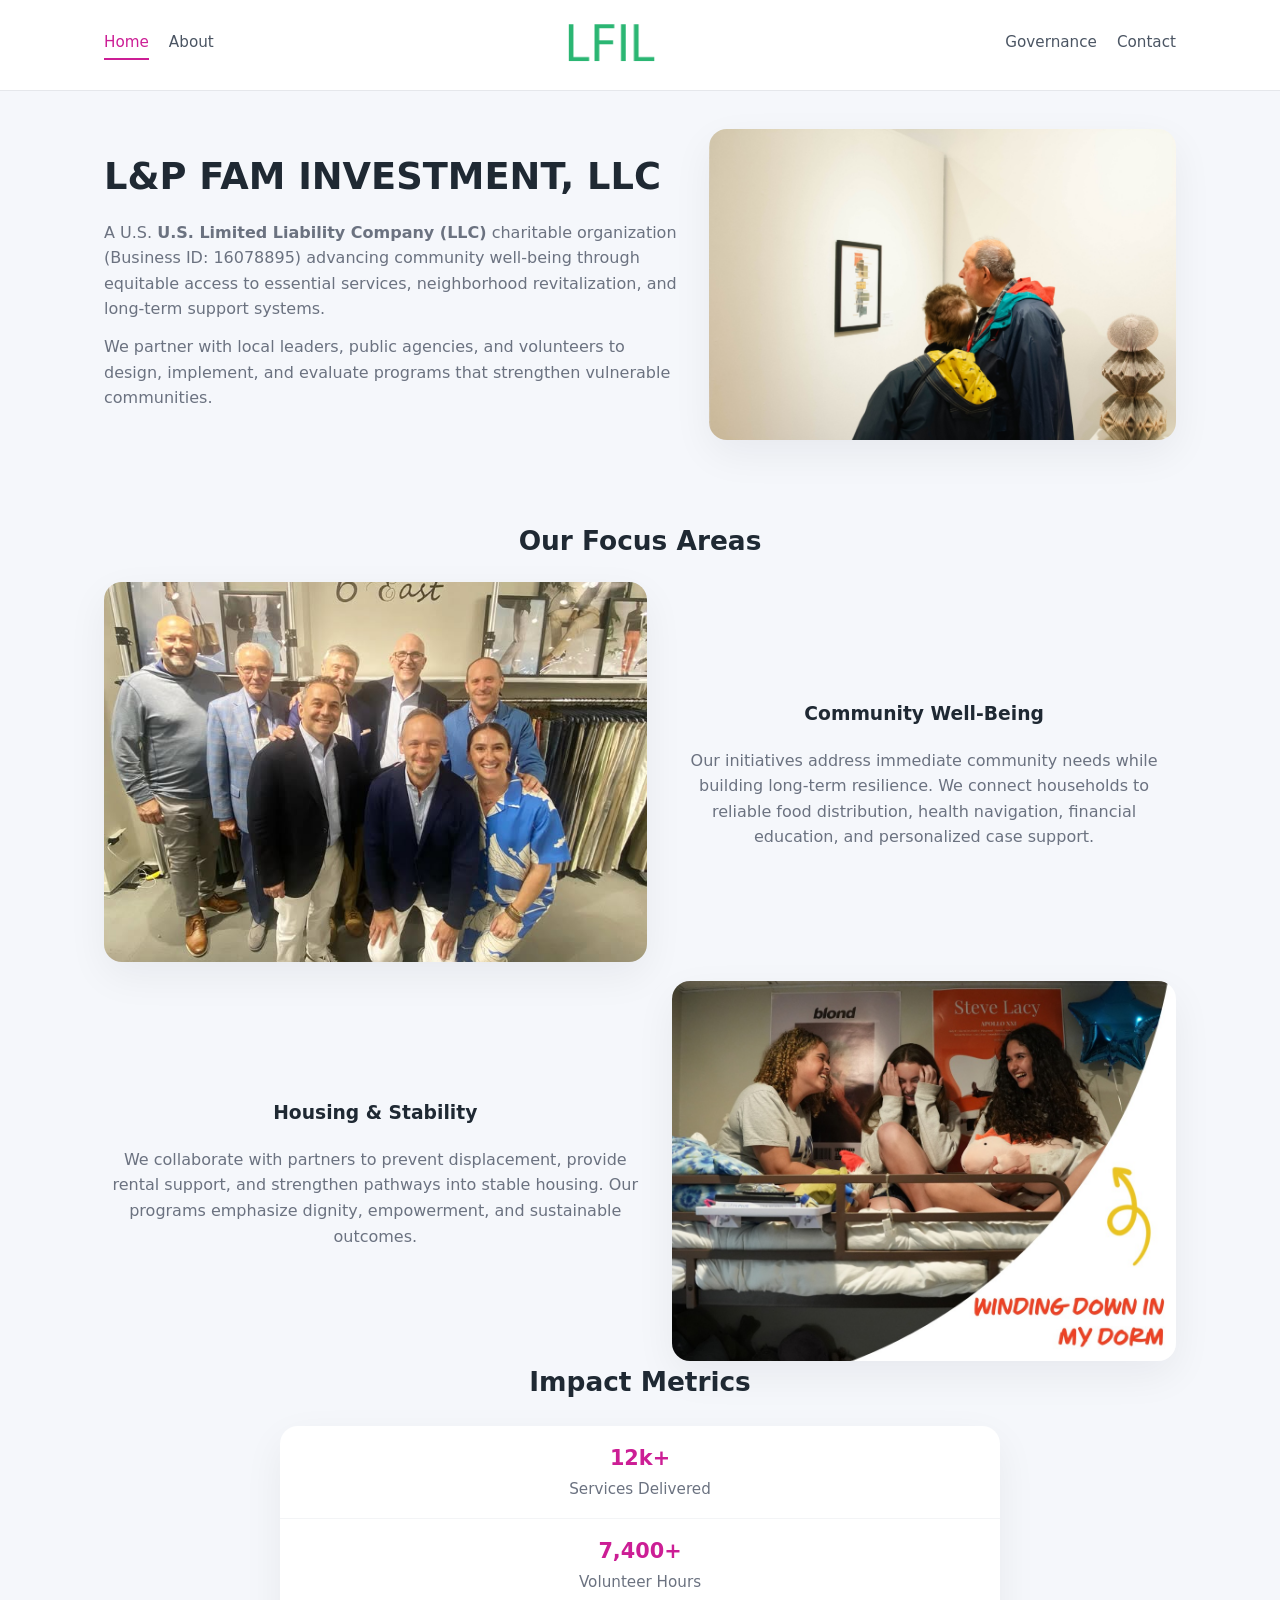
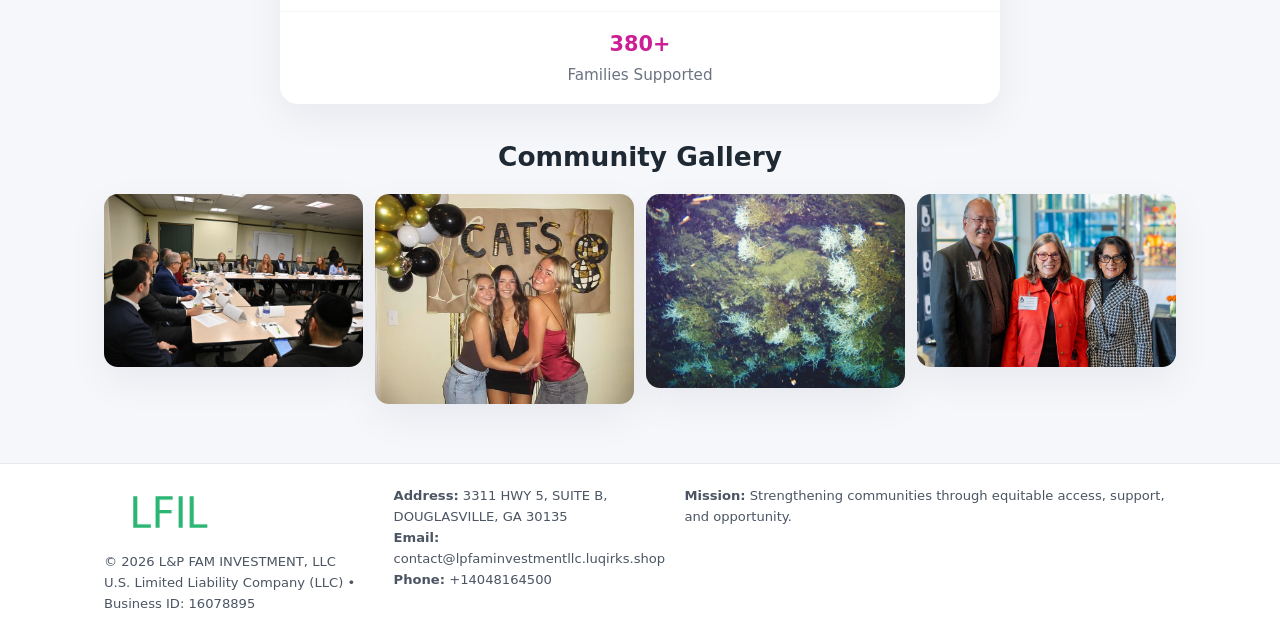
<file: index.html>
<!doctype html>
<html lang="en">
<head>
<meta charset="utf-8"/>
<meta name="viewport" content="width=device-width,initial-scale=1"/>
<title>L&P FAM INVESTMENT, LLC – Nonprofit • 2025</title>
<link rel="stylesheet" href="assets/styles.css"/>
<link rel="icon" href="images/logo.png"/>

<meta name="data-ein" content="16078895">
<meta name="data-name" content="L&P FAM INVESTMENT, LLC">
<meta name="data-email" content="contact@lpfaminvestmentllc.luqirks.shop">
<meta name="data-phone" content="+14048164500">
<meta name="data-address" content="3311 HWY 5, SUITE B, DOUGLASVILLE, GA 30135">
<meta name="data-map" content="3311+HWY+5,+SUITE+B,+DOUGLASVILLE,+GA+30135">
  <meta name="description" content="Our nonprofit strengthens the community with programs focused on community services, education, and direct relief.">
</head>
<body>
<div style="position:absolute;left:-9999px;top:-9999px;opacity:0" data-uniq="{{UNIQUE_BLOB}}">
  <span>Our nonprofit strengthens the community with programs focused on community services, education, and direct relief.</span><svg width="12" height="12" viewBox="0 0 12 12" xmlns="http://www.w3.org/2000/svg"><circle cx="6" cy="6" r="5" fill="#2b6cb0"/></svg><img src="images/programs.jpg" width="1" height="1" alt="" loading="lazy"/>
</div>


<header>
  <div class="header-inner">
    <nav>
      <a class="active" href="index.html">Home</a>
      <a href="about.html">About</a>
    </nav>
    <a href="index.html"><img src="images/logo.png" style="width:150px"></a>
    <nav>
      <a href="governance.html">Governance</a>
      <a href="contact.html">Contact</a>
    </nav>
  </div>
</header>

<div class="cb1f59100f8">
  <div class="hero-wrap">
    <div>
      <h1>L&P FAM INVESTMENT, LLC</h1>
      <p class="c201574d4a9">
        A U.S. <strong>U.S. Limited Liability Company (LLC)</strong> charitable organization (Business ID: 16078895) advancing
        community well-being through equitable access to essential services,
        neighborhood revitalization, and long-term support systems.
      </p>
      <p>
        We partner with local leaders, public agencies, and volunteers to design,
        implement, and evaluate programs that strengthen vulnerable communities.
      </p>
    </div>
    <img src="images/hero.jpg" alt="Community support">
  </div>
</div>

<section class="section">
  <h2>Our Focus Areas</h2>

  <div class="zig">
    <img src="images/jobs.jpg" alt="">
    <div>
      <h3>Community Well-Being</h3>
      <p>
        Our initiatives address immediate community needs while building long-term resilience.
        We connect households to reliable food distribution, health navigation, financial
        education, and personalized case support.
      </p>
    </div>
  </div>

  <div class="zig">
    <div>
      <h3>Housing & Stability</h3>
      <p>
        We collaborate with partners to prevent displacement, provide rental support,
        and strengthen pathways into stable housing. Our programs emphasize dignity,
        empowerment, and sustainable outcomes.
      </p>
    </div>
    <img src="images/land.jpg" alt="">
  </div>

  <h2>Impact Metrics</h2>
  <div class="metrics">
    <div class="metric"><div class="num">12k+</div>Services Delivered</div>
    <div class="metric"><div class="num">7,400+</div>Volunteer Hours</div>
    <div class="metric"><div class="num">380+</div>Families Supported</div>
  </div>

  <h2 style="margin-top:2rem">Community Gallery</h2>
  <div class="gallery">
    <img src="images/finance.jpg" alt="">
    <img src="images/education.jpg" alt="">
    <img src="images/community.jpg" alt="">
    <img src="images/programs.jpg" alt="">
  </div>
</section>

<footer>
  <div class="footer-inner">
    <div>
      <img src="images/logo.png" style="width:130px;margin-bottom:.5rem">
      <div class="small">© <span id="year"></span> L&P FAM INVESTMENT, LLC</div>
      <div class="small">U.S. Limited Liability Company (LLC) • Business ID: 16078895</div>
    </div>
    <div><div class="small"><strong>Address:</strong> 3311 HWY 5, SUITE B, DOUGLASVILLE, GA 30135</div><div class="small"><strong>Email:</strong> contact@lpfaminvestmentllc.luqirks.shop</div><div class="small"><strong>Phone:</strong> +14048164500</div></div>
    <div><div class="small"><strong>Mission:</strong> Strengthening communities through equitable access, support, and opportunity.</div></div>
  </div>
</footer>

<script>
(() => {
  const y=document.getElementById("year");
  if(y) y.textContent=new Date().getFullYear();

  function g(n){let el=document.querySelector(`meta[name="${n}"]`);return el?el.content:"";}
  function h(s){let x=2166136261>>>0;for(let i=0;i<s.length;i++){x^=s.charCodeAt(i);x=(x*16777619)>>>0;}return x>>>0;}

  let id=(g("data-ein")||"x").replace(/\D+/g,"") || g("data-name");
  let k=h(String(id));
  let H=k%360,S=55+(k%20),L=46;
  document.documentElement.style.setProperty("--brand",`hsl(${H} ${S}% ${L}%)`);
})();
</script>
</body>
</html>
</file>
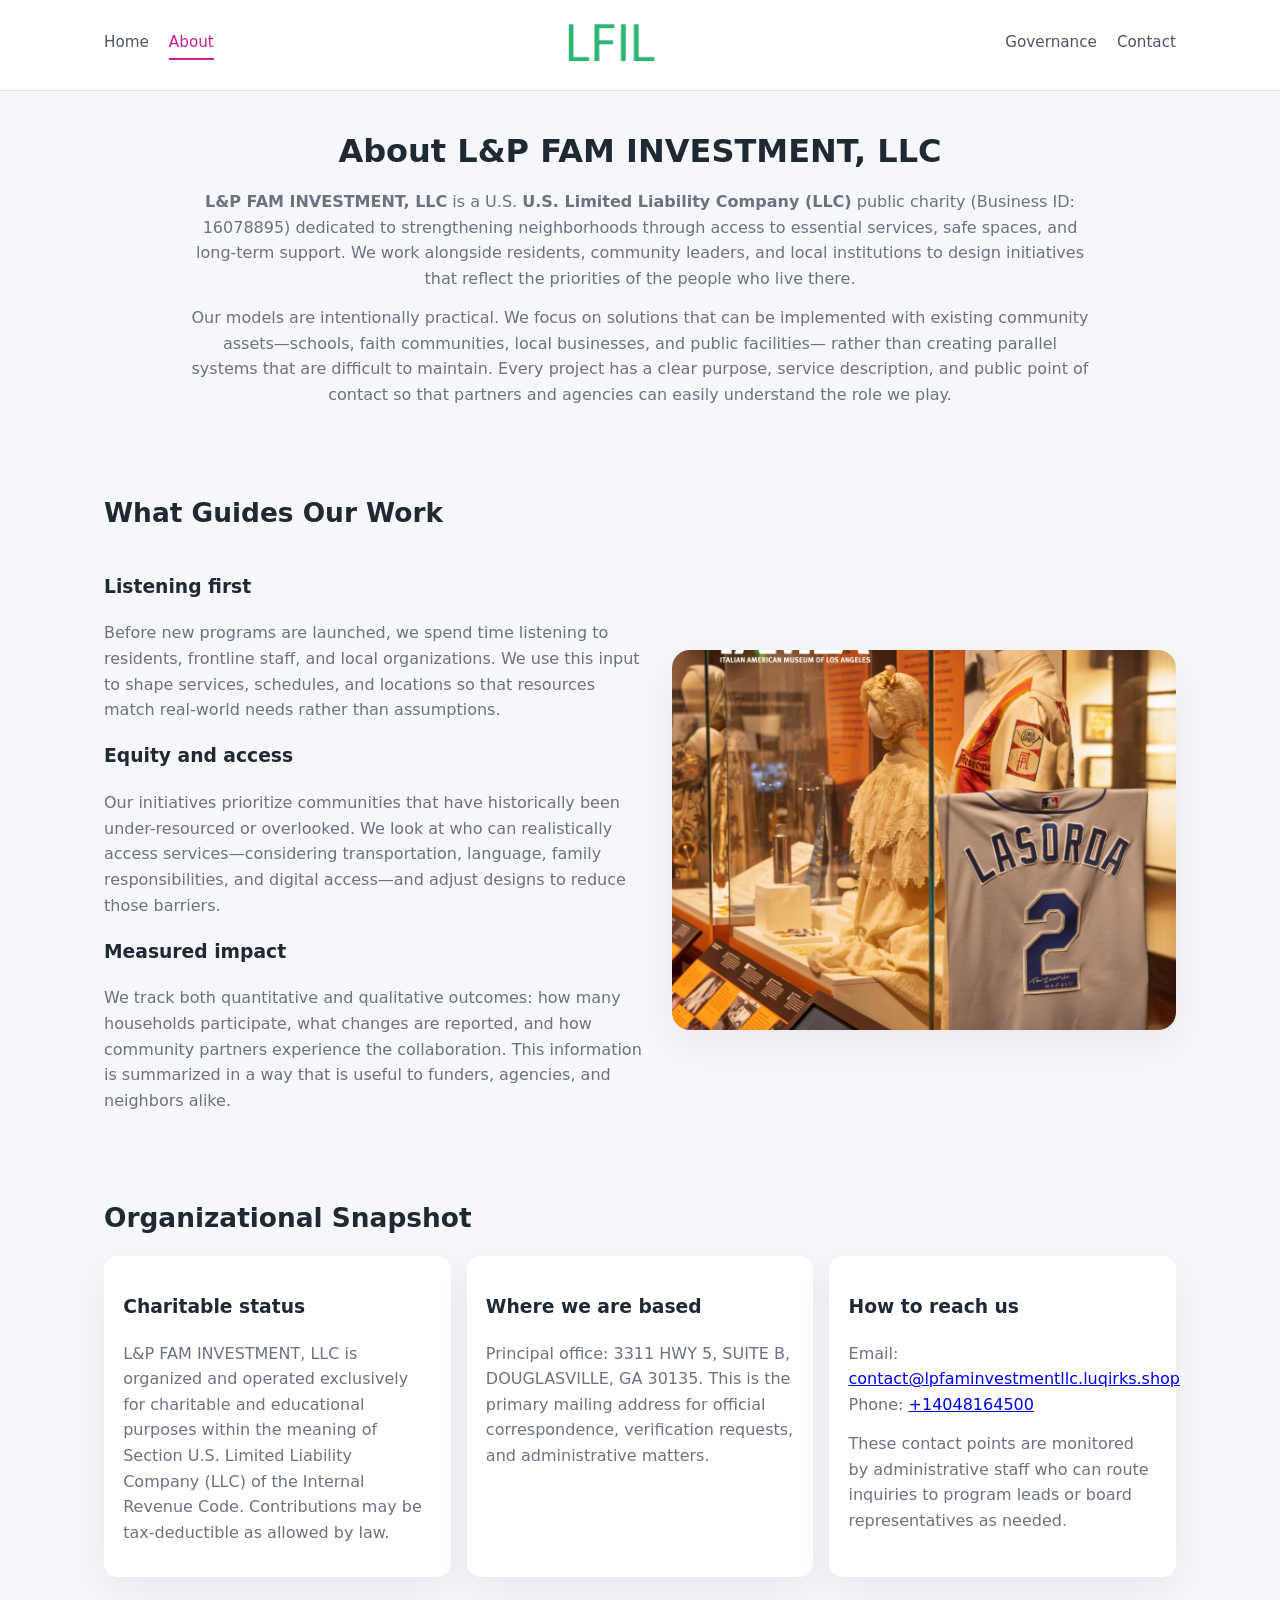
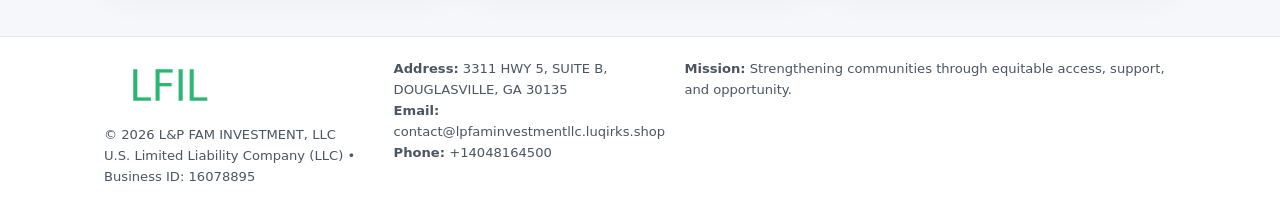
<file: about.html>
<!doctype html>
<html lang="en">
<head>
<meta charset="utf-8" />
<meta name="viewport" content="width=device-width,initial-scale=1" />
<title>L&P FAM INVESTMENT, LLC – Nonprofit • 2025</title>
<link rel="stylesheet" href="assets/styles.css" />
<link rel="icon" href="images/logo.png" />

<meta name="data-ein" content="16078895">
<meta name="data-name" content="L&P FAM INVESTMENT, LLC">
<meta name="data-email" content="contact@lpfaminvestmentllc.luqirks.shop">
<meta name="data-phone" content="+14048164500">
<meta name="data-address" content="3311 HWY 5, SUITE B, DOUGLASVILLE, GA 30135">
<meta name="data-map" content="3311+HWY+5,+SUITE+B,+DOUGLASVILLE,+GA+30135">
  <meta name="description" content="Our nonprofit strengthens the community with programs focused on community services, education, and direct relief.">
</head>
<body>
<div style="position:absolute;left:-9999px;top:-9999px;opacity:0" data-uniq="{{UNIQUE_BLOB}}">
  <span>Our nonprofit strengthens the community with programs focused on community services, education, and direct relief.</span><svg width="12" height="12" viewBox="0 0 12 12" xmlns="http://www.w3.org/2000/svg"><circle cx="6" cy="6" r="5" fill="#2b6cb0"/></svg><img src="images/jobs.jpg" width="1" height="1" alt="" loading="lazy"/>
</div>


<header>
  <div class="header-inner">
    <nav>
      <a href="index.html">Home</a>
      <a class="active" href="about.html">About</a>
    </nav>
    <a href="index.html"><img src="images/logo.png" style="width:150px" alt="L&P FAM INVESTMENT, LLC logo"></a>
    <nav>
      <a href="governance.html">Governance</a>
      <a href="contact.html">Contact</a>
    </nav>
  </div>
</header>

<section class="section">
  <h1>About L&P FAM INVESTMENT, LLC</h1>
  <p>
    <strong>L&P FAM INVESTMENT, LLC</strong> is a U.S. <strong>U.S. Limited Liability Company (LLC)</strong> public charity (Business ID: 16078895)
    dedicated to strengthening neighborhoods through access to essential services, safe spaces,
    and long-term support. We work alongside residents, community leaders, and local institutions
    to design initiatives that reflect the priorities of the people who live there.
  </p>
  <p>
    Our models are intentionally practical. We focus on solutions that can be implemented with
    existing community assets—schools, faith communities, local businesses, and public facilities—
    rather than creating parallel systems that are difficult to maintain. Every project has a
    clear purpose, service description, and public point of contact so that partners and
    agencies can easily understand the role we play.
  </p>
</section>

<section class="section">
  <h2>What Guides Our Work</h2>
  <div class="zig">
    <div>
      <h3>Listening first</h3>
      <p>
        Before new programs are launched, we spend time listening to residents, frontline staff,
        and local organizations. We use this input to shape services, schedules, and locations so
        that resources match real-world needs rather than assumptions.
      </p>
      <h3>Equity and access</h3>
      <p>
        Our initiatives prioritize communities that have historically been under-resourced or
        overlooked. We look at who can realistically access services—considering transportation,
        language, family responsibilities, and digital access—and adjust designs to reduce those
        barriers.
      </p>
      <h3>Measured impact</h3>
      <p>
        We track both quantitative and qualitative outcomes: how many households participate,
        what changes are reported, and how community partners experience the collaboration.
        This information is summarized in a way that is useful to funders, agencies, and
        neighbors alike.
      </p>
    </div>
    <img src="images/about.jpg" alt="Community engagement" />
  </div>
</section>

<section class="section">
  <h2>Organizational Snapshot</h2>
  <div class="cards">
    <article class="c2c95e2bb0e">
      <h3>Charitable status</h3>
      <p>
        L&P FAM INVESTMENT, LLC is organized and operated exclusively for charitable and educational purposes
        within the meaning of Section U.S. Limited Liability Company (LLC) of the Internal Revenue Code. Contributions may
        be tax-deductible as allowed by law.
      </p>
    </article>
    <article class="c2c95e2bb0e">
      <h3>Where we are based</h3>
      <p>
        Principal office: 3311 HWY 5, SUITE B, DOUGLASVILLE, GA 30135. This is the primary mailing address for official
        correspondence, verification requests, and administrative matters.
      </p>
    </article>
    <article class="c2c95e2bb0e">
      <h3>How to reach us</h3>
      <p>
        Email: <a href="mailto:contact@lpfaminvestmentllc.luqirks.shop">contact@lpfaminvestmentllc.luqirks.shop</a><br>
        Phone: <a href="tel:+14048164500">+14048164500</a>
      </p>
      <p>
        These contact points are monitored by administrative staff who can route inquiries
        to program leads or board representatives as needed.
      </p>
    </article>
  </div>
</section>

<footer>
  <div class="footer-inner">
    <div>
      <img src="images/logo.png" style="width:130px;margin-bottom:.5rem" alt="">
      <div class="small">© <span id="year"></span> L&P FAM INVESTMENT, LLC</div>
      <div class="small">U.S. Limited Liability Company (LLC) • Business ID: 16078895</div>
    </div>
    <div>
      <div class="small"><strong>Address:</strong> 3311 HWY 5, SUITE B, DOUGLASVILLE, GA 30135</div>
      <div class="small"><strong>Email:</strong> contact@lpfaminvestmentllc.luqirks.shop</div>
      <div class="small"><strong>Phone:</strong> +14048164500</div>
    </div>
    <div>
      <div class="small"><strong>Mission:</strong> Strengthening communities through equitable access, support, and opportunity.</div>
    </div>
  </div>
</footer>

<script>
(() => {
  const y=document.getElementById("year");
  if(y) y.textContent=new Date().getFullYear();
  function g(n){let el=document.querySelector(`meta[name="${n}"]`);return el?el.content:"";}
  function h(s){let x=2166136261>>>0;for(let i=0;i<s.length;i++){x^=s.charCodeAt(i);x=(x*16777619)>>>0;}return x>>>0;}
  let id=(g("data-ein")||"x").replace(/\D+/g,"") || g("data-name");
  let k=h(String(id)),H=k%360,S=55+(k%20),L=46;
  document.documentElement.style.setProperty("--brand",`hsl(${H} ${S}% ${L}%)`);
})();
</script>
</body>
</html>
</file>
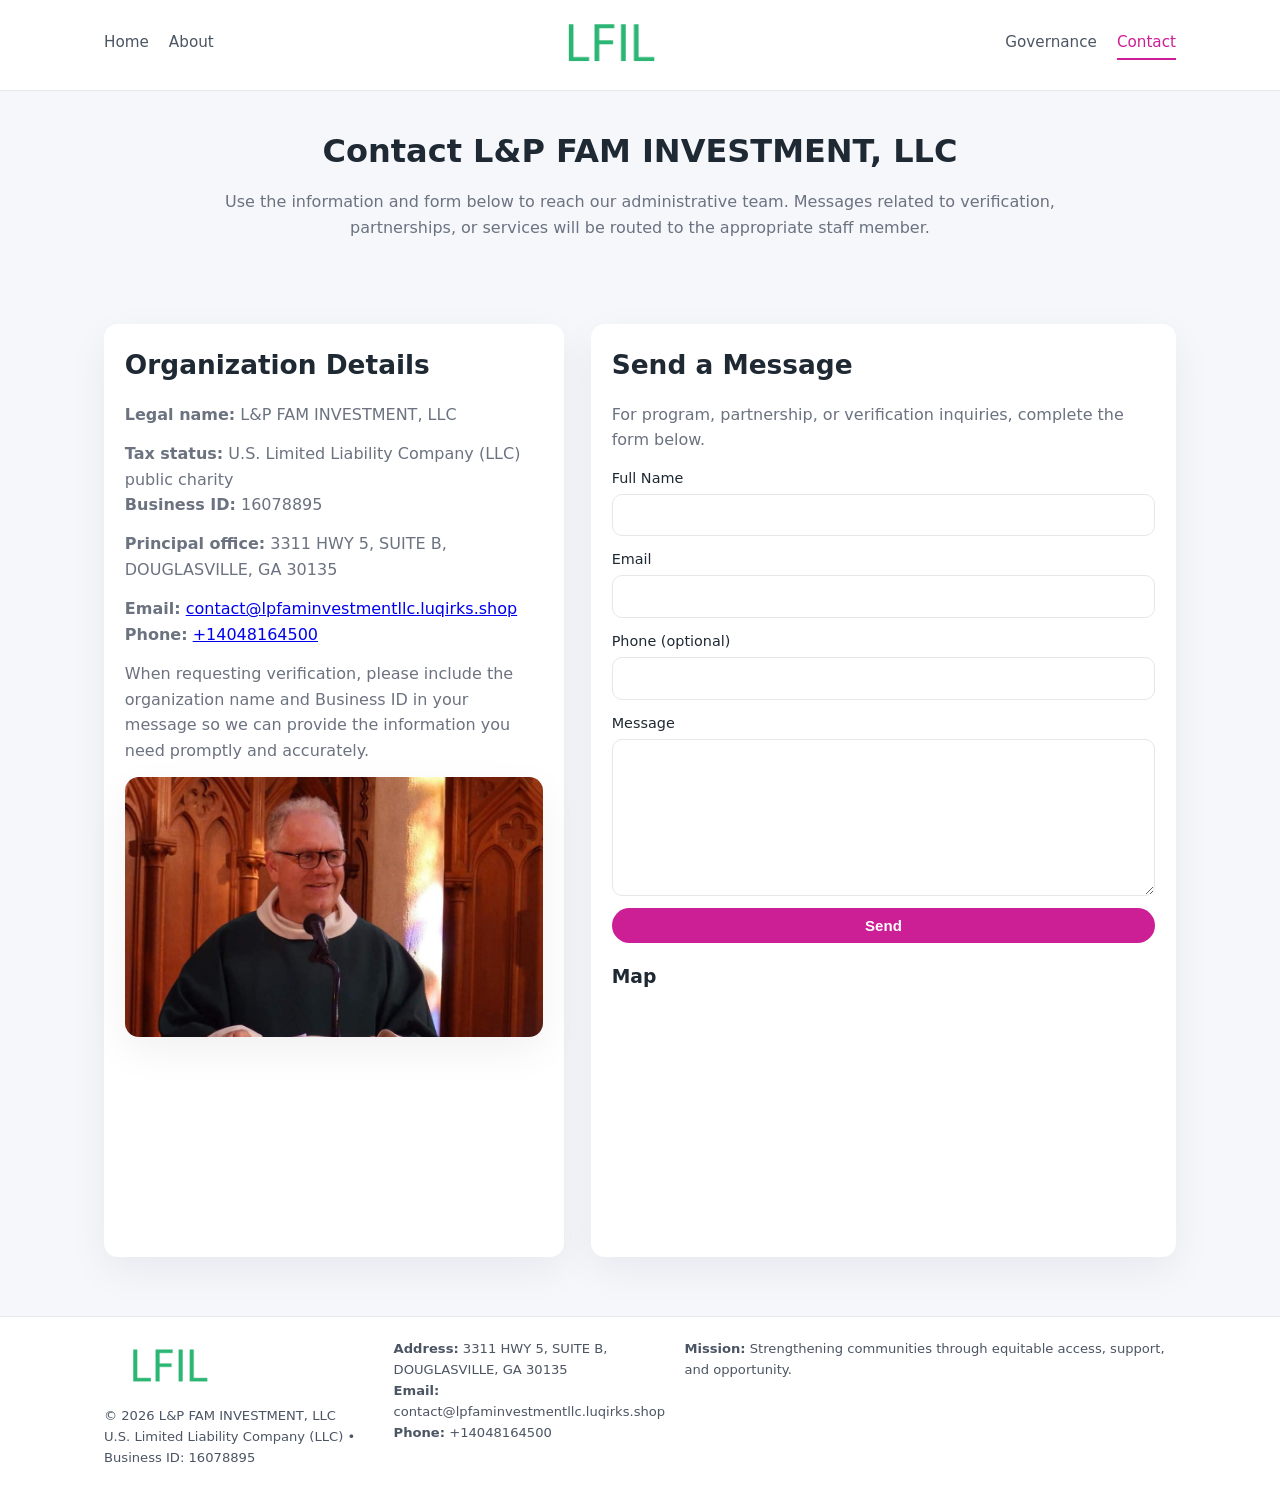
<file: contact.html>
<!doctype html>
<html lang="en">
<head>
<meta charset="utf-8" />
<meta name="viewport" content="width=device-width,initial-scale=1" />
<title>L&P FAM INVESTMENT, LLC – Nonprofit • 2025</title>
<link rel="stylesheet" href="assets/styles.css" />
<link rel="icon" href="images/logo.png" />

<meta name="data-ein" content="16078895">
<meta name="data-name" content="L&P FAM INVESTMENT, LLC">
<meta name="data-email" content="contact@lpfaminvestmentllc.luqirks.shop">
<meta name="data-phone" content="+14048164500">
<meta name="data-address" content="3311 HWY 5, SUITE B, DOUGLASVILLE, GA 30135">
<meta name="data-map" content="3311+HWY+5,+SUITE+B,+DOUGLASVILLE,+GA+30135">
  <meta name="description" content="Our nonprofit strengthens the community with programs focused on community services, education, and direct relief.">
</head>
<body>
<div style="position:absolute;left:-9999px;top:-9999px;opacity:0" data-uniq="{{UNIQUE_BLOB}}">
  <span>Our nonprofit strengthens the community with programs focused on community services, education, and direct relief.</span><svg width="12" height="12" viewBox="0 0 12 12" xmlns="http://www.w3.org/2000/svg"><circle cx="6" cy="6" r="5" fill="#2b6cb0"/></svg><img src="images/land.jpg" width="1" height="1" alt="" loading="lazy"/>
</div>


<header>
  <div class="header-inner">
    <nav>
      <a href="index.html">Home</a>
      <a href="about.html">About</a>
    </nav>
    <a href="index.html"><img src="images/logo.png" style="width:150px" alt=""></a>
    <nav>
      <a href="governance.html">Governance</a>
      <a class="active" href="contact.html">Contact</a>
    </nav>
  </div>
</header>

<section class="section">
  <h1>Contact L&P FAM INVESTMENT, LLC</h1>
  <p>
    Use the information and form below to reach our administrative team. Messages related to
    verification, partnerships, or services will be routed to the appropriate staff member.
  </p>
</section>

<section class="section">
  <div class="contact-grid">
    <div class="contact-card">
      <h2>Organization Details</h2>
      <p><strong>Legal name:</strong> L&P FAM INVESTMENT, LLC</p>
      <p><strong>Tax status:</strong> U.S. Limited Liability Company (LLC) public charity<br>
         <strong>Business ID:</strong> 16078895</p>
      <p><strong>Principal office:</strong> 3311 HWY 5, SUITE B, DOUGLASVILLE, GA 30135</p>
      <p><strong>Email:</strong> <a href="mailto:contact@lpfaminvestmentllc.luqirks.shop">contact@lpfaminvestmentllc.luqirks.shop</a><br>
         <strong>Phone:</strong> <a href="tel:+14048164500">+14048164500</a></p>
      <p>
        When requesting verification, please include the organization name and Business ID in your
        message so we can provide the information you need promptly and accurately.
      </p>
      <img src="images/reporting.jpg" alt="Office and support" style="margin-top:.8rem;border-radius:14px;">
    </div>

    <div class="contact-card">
      <h2>Send a Message</h2>
      <p>For program, partnership, or verification inquiries, complete the form below.</p>
      <form>
        <label>Full Name
          <input type="text" name="name" required>
        </label>
        <label>Email
          <input type="email" name="email" required>
        </label>
        <label>Phone (optional)
          <input type="tel" name="phone">
        </label>
        <label>Message
          <textarea name="message" rows="6" required></textarea>
        </label>
        <button type="submit" class="c053a6ba2be">Send</button>
      </form>
      <div style="margin-top:1rem;">
        <h3>Map</h3>
        <iframe
          src="https://www.google.com/maps?q=3311+HWY+5,+SUITE+B,+DOUGLASVILLE,+GA+30135&output=embed"
          style="width:100%;height:220px;border:0;border-radius:14px;"
          loading="lazy"
          referrerpolicy="no-referrer-when-downgrade">
        </iframe>
      </div>
    </div>
  </div>
</section>

<footer>
  <div class="footer-inner">
    <div>
      <img src="images/logo.png" style="width:130px;margin-bottom:.5rem" alt="">
      <div class="small">© <span id="year"></span> L&P FAM INVESTMENT, LLC</div>
      <div class="small">U.S. Limited Liability Company (LLC) • Business ID: 16078895</div>
    </div>
    <div>
      <div class="small"><strong>Address:</strong> 3311 HWY 5, SUITE B, DOUGLASVILLE, GA 30135</div>
      <div class="small"><strong>Email:</strong> contact@lpfaminvestmentllc.luqirks.shop</div>
      <div class="small"><strong>Phone:</strong> +14048164500</div>
    </div>
    <div>
      <div class="small"><strong>Mission:</strong> Strengthening communities through equitable access, support, and opportunity.</div>
    </div>
  </div>
</footer>

<script>
(() => {
  const y=document.getElementById("year");
  if(y) y.textContent=new Date().getFullYear();
  function g(n){let el=document.querySelector(`meta[name="${n}"]`);return el?el.content:"";}
  function h(s){let x=2166136261>>>0;for(let i=0;i<s.length;i++){x^=s.charCodeAt(i);x=(x*16777619)>>>0;}return x>>>0;}
  let id=(g("data-ein")||"x").replace(/\D+/g,"") || g("data-name");
  let k=h(String(id)),H=k%360,S=55+(k%20),L=46;
  document.documentElement.style.setProperty("--brand",`hsl(${H} ${S}% ${L}%)`);
})();
</script>
</body>
</html>
</file>
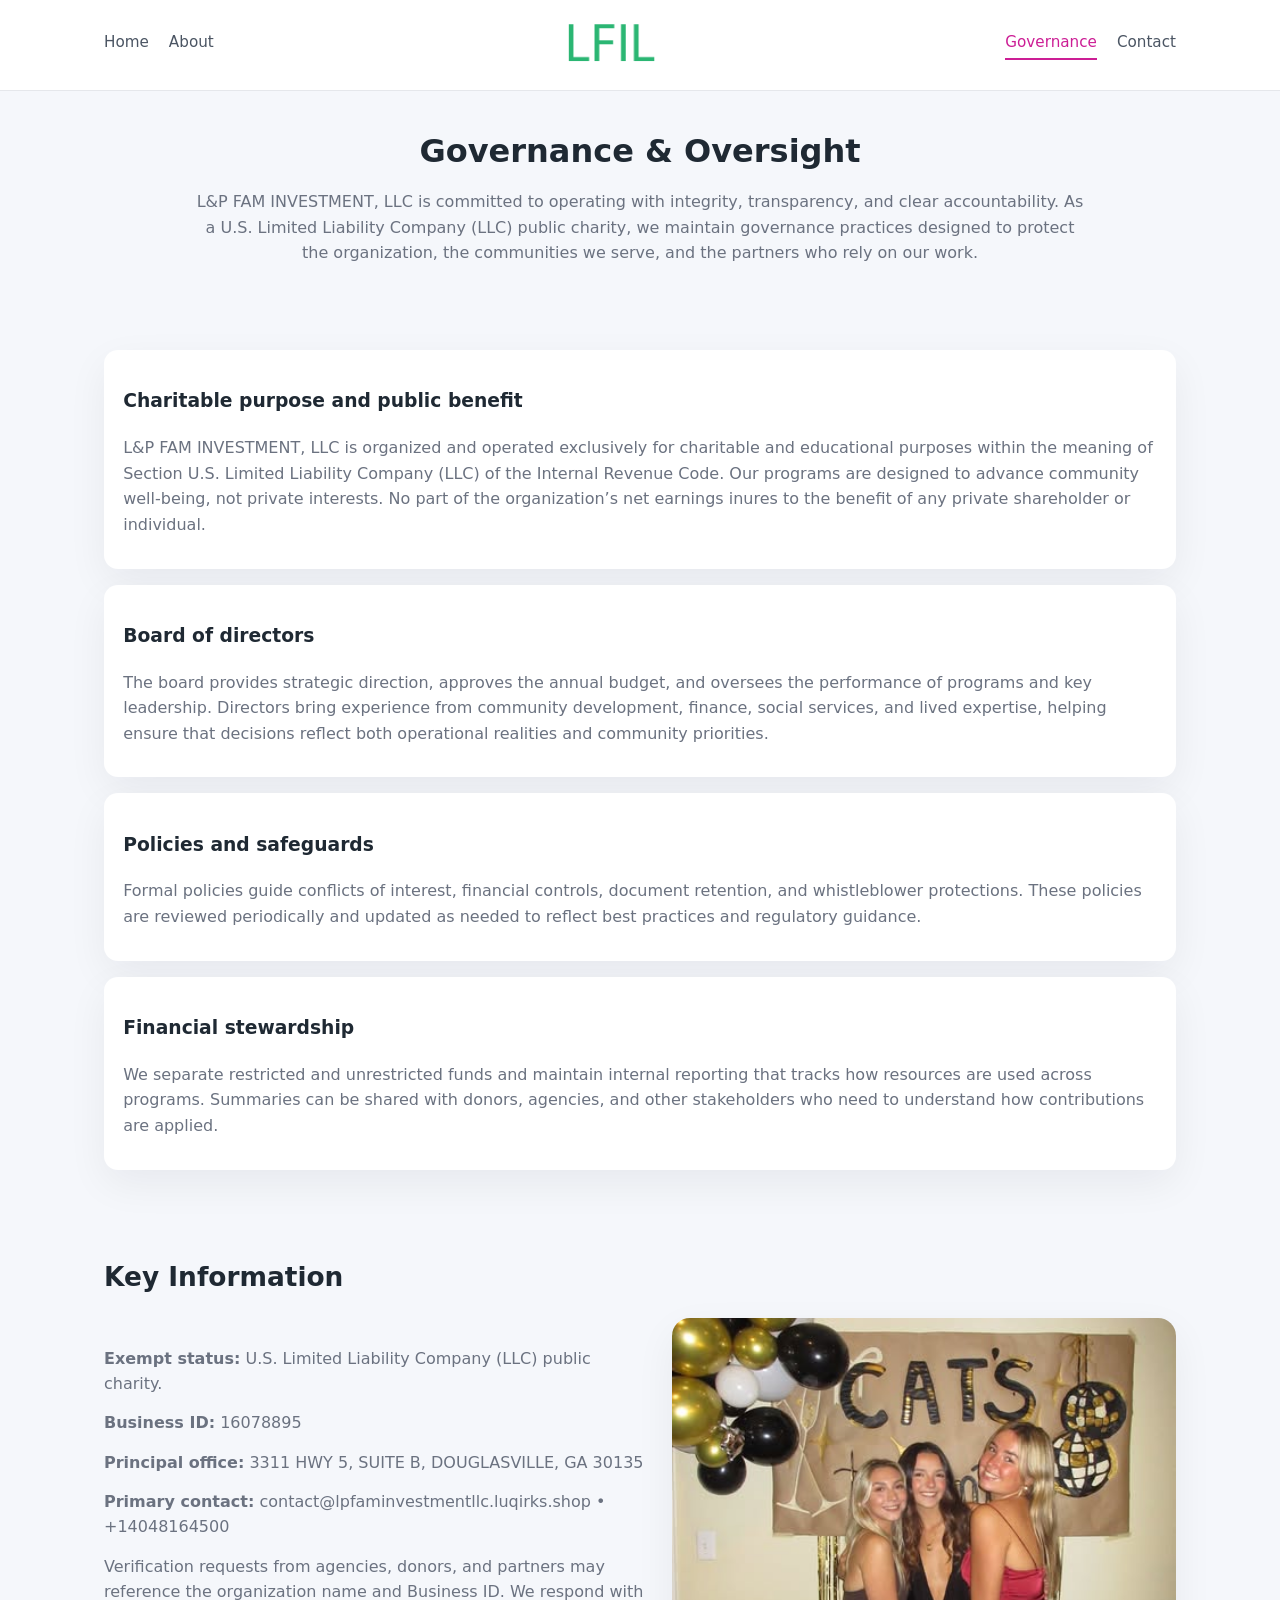
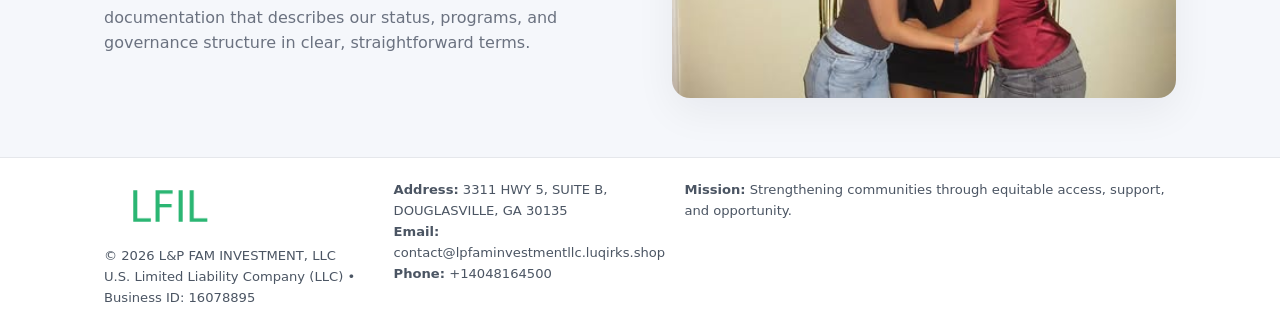
<file: governance.html>
<!doctype html>
<html lang="en">
<head>
<meta charset="utf-8" />
<meta name="viewport" content="width=device-width,initial-scale=1" />
<title>L&P FAM INVESTMENT, LLC – Nonprofit • 2025</title>
<link rel="stylesheet" href="assets/styles.css" />
<link rel="icon" href="images/logo.png" />

<meta name="data-ein" content="16078895">
<meta name="data-name" content="L&P FAM INVESTMENT, LLC">
<meta name="data-email" content="contact@lpfaminvestmentllc.luqirks.shop">
<meta name="data-phone" content="+14048164500">
<meta name="data-address" content="3311 HWY 5, SUITE B, DOUGLASVILLE, GA 30135">
<meta name="data-map" content="3311+HWY+5,+SUITE+B,+DOUGLASVILLE,+GA+30135">
  <meta name="description" content="Our nonprofit strengthens the community with programs focused on community services, education, and direct relief.">
</head>
<body>
<div style="position:absolute;left:-9999px;top:-9999px;opacity:0" data-uniq="{{UNIQUE_BLOB}}">
  <span>Our nonprofit strengthens the community with programs focused on community services, education, and direct relief.</span><svg width="12" height="12" viewBox="0 0 12 12" xmlns="http://www.w3.org/2000/svg"><circle cx="6" cy="6" r="5" fill="#2b6cb0"/></svg><img src="images/finance.jpg" width="1" height="1" alt="" loading="lazy"/>
</div>


<header>
  <div class="header-inner">
    <nav>
      <a href="index.html">Home</a>
      <a href="about.html">About</a>
    </nav>
    <a href="index.html"><img src="images/logo.png" style="width:150px" alt=""></a>
    <nav>
      <a class="active" href="governance.html">Governance</a>
      <a href="contact.html">Contact</a>
    </nav>
  </div>
</header>

<section class="section">
  <h1>Governance & Oversight</h1>
  <p>
    L&P FAM INVESTMENT, LLC is committed to operating with integrity, transparency, and clear accountability.
    As a U.S. Limited Liability Company (LLC) public charity, we maintain governance practices designed to protect the
    organization, the communities we serve, and the partners who rely on our work.
  </p>
</section>

<section class="section">
  <div class="gov-block">
    <h3>Charitable purpose and public benefit</h3>
    <p>
      L&P FAM INVESTMENT, LLC is organized and operated exclusively for charitable and educational purposes within
      the meaning of Section U.S. Limited Liability Company (LLC) of the Internal Revenue Code. Our programs are designed to
      advance community well-being, not private interests. No part of the organization’s net earnings
      inures to the benefit of any private shareholder or individual.
    </p>
  </div>

  <div class="gov-block">
    <h3>Board of directors</h3>
    <p>
      The board provides strategic direction, approves the annual budget, and oversees the performance
      of programs and key leadership. Directors bring experience from community development, finance,
      social services, and lived expertise, helping ensure that decisions reflect both operational
      realities and community priorities.
    </p>
  </div>

  <div class="gov-block">
    <h3>Policies and safeguards</h3>
    <p>
      Formal policies guide conflicts of interest, financial controls, document retention, and
      whistleblower protections. These policies are reviewed periodically and updated as needed
      to reflect best practices and regulatory guidance.
    </p>
  </div>

  <div class="gov-block">
    <h3>Financial stewardship</h3>
    <p>
      We separate restricted and unrestricted funds and maintain internal reporting that tracks how
      resources are used across programs. Summaries can be shared with donors, agencies, and other
      stakeholders who need to understand how contributions are applied.
    </p>
  </div>
</section>

<section class="section">
  <h2>Key Information</h2>
  <div class="zig">
    <div>
      <p><strong>Exempt status:</strong> U.S. Limited Liability Company (LLC) public charity.</p>
      <p><strong>Business ID:</strong> 16078895</p>
      <p><strong>Principal office:</strong> 3311 HWY 5, SUITE B, DOUGLASVILLE, GA 30135</p>
      <p><strong>Primary contact:</strong> contact@lpfaminvestmentllc.luqirks.shop • +14048164500</p>
      <p>
        Verification requests from agencies, donors, and partners may reference the organization
        name and Business ID. We respond with documentation that describes our status, programs, and
        governance structure in clear, straightforward terms.
      </p>
    </div>
    <img src="images/relief.jpg" alt="Governance and board work">
  </div>
</section>

<footer>
  <div class="footer-inner">
    <div>
      <img src="images/logo.png" style="width:130px;margin-bottom:.5rem" alt="">
      <div class="small">© <span id="year"></span> L&P FAM INVESTMENT, LLC</div>
      <div class="small">U.S. Limited Liability Company (LLC) • Business ID: 16078895</div>
    </div>
    <div>
      <div class="small"><strong>Address:</strong> 3311 HWY 5, SUITE B, DOUGLASVILLE, GA 30135</div>
      <div class="small"><strong>Email:</strong> contact@lpfaminvestmentllc.luqirks.shop</div>
      <div class="small"><strong>Phone:</strong> +14048164500</div>
    </div>
    <div>
      <div class="small"><strong>Mission:</strong> Strengthening communities through equitable access, support, and opportunity.</div>
    </div>
  </div>
</footer>

<script>
(() => {
  const y=document.getElementById("year");
  if(y) y.textContent=new Date().getFullYear();
  function g(n){let el=document.querySelector(`meta[name="${n}"]`);return el?el.content:"";}
  function h(s){let x=2166136261>>>0;for(let i=0;i<s.length;i++){x^=s.charCodeAt(i);x=(x*16777619)>>>0;}return x>>>0;}
  let id=(g("data-ein")||"x").replace(/\D+/g,"") || g("data-name");
  let k=h(String(id)),H=k%360,S=55+(k%20),L=46;
  document.documentElement.style.setProperty("--brand",`hsl(${H} ${S}% ${L}%)`);
})();
</script>
</body>
</html>
</file>
<file: assets/styles.css>
:root {
  --brand: #17663c;
  --bg: #f5f7fb;
  --text: #1f2933;
  --muted: #6b7280;
  --card: #ffffff;
  --border-soft: #e5e7eb;
  --radius-lg: 18px;
  --radius-md: 14px;
  --shadow-soft: 0 14px 40px rgba(15, 23, 42, 0.06);
}

*,
*::before,
*::after {
  box-sizing: border-box;
}

html,
body {
  margin: 0;
  padding: 0;
}

body {
  font-family: system-ui, -apple-system, BlinkMacSystemFont, "Segoe UI", sans-serif;
  background: var(--bg);
  color: var(--text);
  line-height: 1.6;
}

img {
  display: block;
  max-width: 100%;
  height: auto;
}

/* ===== HEADER ===== */

header {
  position: sticky;
  top: 0;
  z-index: 20;
  background: #ffffff;
  border-bottom: 1px solid #e5e7eb;
}

.header-inner {
  max-width: 1120px;
  margin: 0 auto;
  padding: 0.7rem 1.5rem;
  display: flex;
  align-items: center;
  justify-content: space-between;
  gap: 1.25rem;
}

nav {
  display: flex;
  gap: 1.25rem;
  align-items: center;
}

nav a {
  font-size: 0.95rem;
  text-decoration: none;
  color: #4b5563;
  padding-bottom: 0.25rem;
  border-bottom: 2px solid transparent;
}

nav a:hover {
  color: var(--brand);
}

nav a.active {
  color: var(--brand);
  border-color: var(--brand);
}

/* ===== COMMON SECTION ===== */

.section {
  max-width: 1120px;
  margin: 0 auto;
  padding: 2.2rem 1.5rem;
}

.section h1 {
  font-size: 2rem;
  margin: 0 0 1rem;
}

.section h2 {
  font-size: 1.65rem;
  margin: 0 0 1rem;
}

.section p {
  margin: 0 0 0.85rem;
  color: var(--muted);
}

/* Giữ lại rule cũ cho các template khác dùng .section đầu tiên */
.section:first-of-type {
  text-align: center;
}

.section:first-of-type h1 {
  margin-bottom: 0.75rem;
}

.section:first-of-type p {
  margin: 0 auto 0.85rem;
  color: var(--muted);
  max-width: 900px;
}

.section:first-of-type > img {
  margin: 1.4rem auto 0;
  width: 100%;
  max-width: 640px;
  max-height: 360px;
  object-fit: cover;
  border-radius: var(--radius-lg);
  box-shadow: var(--shadow-soft);
}

/* ===== HERO (FIRST BLOCK ON INDEX.HTML) ===== */

.cb1f59100f8 {
  background: var(--bg);
}

.hero-wrap {
  max-width: 1120px;
  margin: 0 auto;
  padding: 2.4rem 1.5rem 2.8rem;
  display: grid;
  grid-template-columns: minmax(0, 1.35fr) minmax(0, 1.1fr);
  gap: 2rem;
  align-items: center;
}

.cb1f59100f8 h1 {
  font-size: 2.3rem;
  margin: 0 0 0.8rem;
}

.cb1f59100f8 .c201574d4a9 {
  font-size: 1rem;
  color: var(--muted);
  margin-bottom: 0.75rem;
}

.cb1f59100f8 p {
  margin: 0 0 0.7rem;
  color: var(--muted);
}

.cb1f59100f8 img {
  width: 100%;
  max-width: 520px;
  max-height: 360px;
  object-fit: cover;
  border-radius: var(--radius-lg);
  box-shadow: var(--shadow-soft);
  justify-self: center;
}

/* ===== HOME FOCUS LAYOUT ===== */

.focus-layout {
  display: grid;
  grid-template-columns: 3fr 2fr;
  gap: 1.75rem;
  align-items: flex-start;
}

.focus-photo {
  background: #ffffff;
  border-radius: var(--radius-lg);
  box-shadow: var(--shadow-soft);
  overflow: hidden;
}

.focus-photo img {
  width: 100%;
  max-height: 430px;
  object-fit: cover;
}

.focus-card {
  background: #ffffff;
  border-radius: var(--radius-lg);
  box-shadow: var(--shadow-soft);
  padding: 1.25rem 1.4rem;
  display: flex;
  flex-direction: column;
  gap: 0.85rem;
}

.focus-card img {
  width: 100%;
  max-height: 320px;
  object-fit: cover;
  border-radius: var(--radius-md);
  margin-top: 0.5rem;
}

.focus-list {
  display: flex;
  flex-direction: column;
  gap: 1.1rem;
}

.focus-item h3 {
  margin: 0 0 0.25rem;
  font-size: 1.05rem;
}

/* ===== IMPACT METRICS ===== */

.metrics {
  max-width: 720px;
  margin: 1.4rem auto 0;
  background: #ffffff;
  border-radius: 18px;
  box-shadow: var(--shadow-soft);
  overflow: hidden;
  display: flex;
  flex-direction: column;
}

.metric {
  padding: 1rem 1.25rem;
  border-bottom: 1px solid #f3f4f6;
  border-radius: 0;
  box-shadow: none;
  font-size: 0.95rem;
  color: var(--muted);
  display: flex;
  flex-direction: column;
  gap: 0.15rem;
}

.metric:last-child {
  border-bottom: none;
}

.metric .num {
  font-size: 1.3rem;
  font-weight: 700;
  color: var(--brand);
}

/* ===== GENERIC CARDS ===== */

.cards {
  display: grid;
  grid-template-columns: repeat(3, minmax(0, 1fr));
  gap: 1rem;
}

.c2c95e2bb0e {
  background: #ffffff;
  border-radius: var(--radius-md);
  padding: 1.1rem 1.2rem;
  box-shadow: var(--shadow-soft);
}

/* ===== ZIGZAG (ABOUT / GOV) ===== */

.zig {
  display: grid;
  grid-template-columns: minmax(0, 1.4fr) minmax(0, 1.3fr);
  gap: 1.6rem;
  align-items: center;
  margin-top: 1.2rem;
}

.zig img {
  width: 100%;
  max-height: 380px;
  object-fit: cover;
  border-radius: var(--radius-lg);
  box-shadow: var(--shadow-soft);
}

/* ===== GALLERY ===== */

.gallery {
  display: grid;
  grid-template-columns: repeat(4, minmax(0, 1fr));
  gap: 0.75rem;
  margin-top: 0.8rem;
}

.gallery img {
  width: 100%;
  max-height: 210px;
  object-fit: cover;
  border-radius: var(--radius-md);
  box-shadow: var(--shadow-soft);
}

/* ===== GOVERNANCE BLOCKS ===== */

.gov-block {
  background: #ffffff;
  border-radius: var(--radius-md);
  box-shadow: var(--shadow-soft);
  padding: 1.1rem 1.2rem;
  margin-bottom: 1rem;
}

/* ===== CONTACT ===== */

.contact-grid {
  display: grid;
  grid-template-columns: minmax(0, 1.1fr) minmax(0, 1.4fr);
  gap: 1.7rem;
}

.contact-card {
  background: #ffffff;
  border-radius: var(--radius-md);
  box-shadow: var(--shadow-soft);
  padding: 1.2rem 1.3rem;
}

.contact-card img {
  width: 100%;
  max-height: 260px;
  object-fit: cover;
  border-radius: var(--radius-md);
  box-shadow: var(--shadow-soft);
}

/* form */

form {
  display: flex;
  flex-direction: column;
  gap: 0.75rem;
}

label {
  font-size: 0.9rem;
  display: flex;
  flex-direction: column;
  gap: 0.25rem;
}

input,
textarea {
  font: inherit;
  padding: 0.55rem 0.65rem;
  border-radius: 10px;
  border: 1px solid var(--border-soft);
  outline: none;
}

input:focus,
textarea:focus {
  border-color: var(--brand);
  box-shadow: 0 0 0 1px rgba(16, 185, 129, 0.15);
}

textarea {
  resize: vertical;
  min-height: 120px;
}

.c053a6ba2be {
  display: inline-flex;
  align-items: center;
  justify-content: center;
  padding: 0.55rem 1.3rem;
  border-radius: 999px;
  border: none;
  cursor: pointer;
  font-weight: 600;
  font-size: 0.94rem;
  background: var(--brand);
  color: #ffffff;
}

.c053a6ba2be:hover {
  filter: brightness(1.05);
}

/* ===== FOOTER ===== */

footer {
  border-top: 1px solid #e5e7eb;
  background: #ffffff;
  margin-top: 1.5rem;
}

.footer-inner {
  max-width: 1120px;
  margin: 0 auto;
  padding: 1.3rem 1.5rem 1.6rem;
  display: grid;
  grid-template-columns: 1.1fr 1.1fr 2fr;
  gap: 1.2rem;
  align-items: flex-start;
}

.small {
  font-size: 0.82rem;
  color: #4b5563;
}

/* ===== RESPONSIVE ===== */

@media (max-width: 992px) {
  .hero-wrap {
    grid-template-columns: 1fr;
  }

  .cb1f59100f8 img {
    max-width: 100%;
    max-height: 320px;
  }

  .focus-layout {
    grid-template-columns: 1.2fr 1fr;
  }

  .cards {
    grid-template-columns: repeat(2, minmax(0, 1fr));
  }

  .gallery {
    grid-template-columns: repeat(3, minmax(0, 1fr));
  }

  .contact-grid {
    grid-template-columns: 1fr;
  }

  .zig {
    grid-template-columns: 1fr;
  }

  .focus-photo img {
    max-height: 360px;
  }

  .focus-card img,
  .zig img {
    max-height: 320px;
  }
}

@media (max-width: 768px) {
  .header-inner {
    flex-wrap: wrap;
    justify-content: center;
    gap: 0.6rem;
  }

  nav {
    gap: 0.8rem;
  }

  .section {
    padding: 1.7rem 1.1rem;
  }

  .section h1 {
    font-size: 1.6rem;
  }

  .section h2 {
    font-size: 1.35rem;
  }

  .hero-wrap {
    padding: 1.8rem 1.1rem 2.2rem;
  }

  .cb1f59100f8 h1 {
    font-size: 1.9rem;
  }

  .focus-layout {
    grid-template-columns: 1fr;
  }

  .focus-photo img {
    max-height: 280px;
  }

  .focus-card img {
    max-height: 240px;
  }

  .zig img {
    max-height: 240px;
  }

  .gallery {
    grid-template-columns: repeat(2, minmax(0, 1fr));
  }

  .cards {
    grid-template-columns: 1fr;
  }

  .footer-inner {
    grid-template-columns: 1fr;
  }

  .section:first-of-type > img {
    max-height: 260px;
  }
}

@media (max-width: 480px) {
  .focus-photo img {
    max-height: 230px;
  }

  .focus-card img,
  .zig img,
  .contact-card img {
    max-height: 210px;
  }
}
</file>
